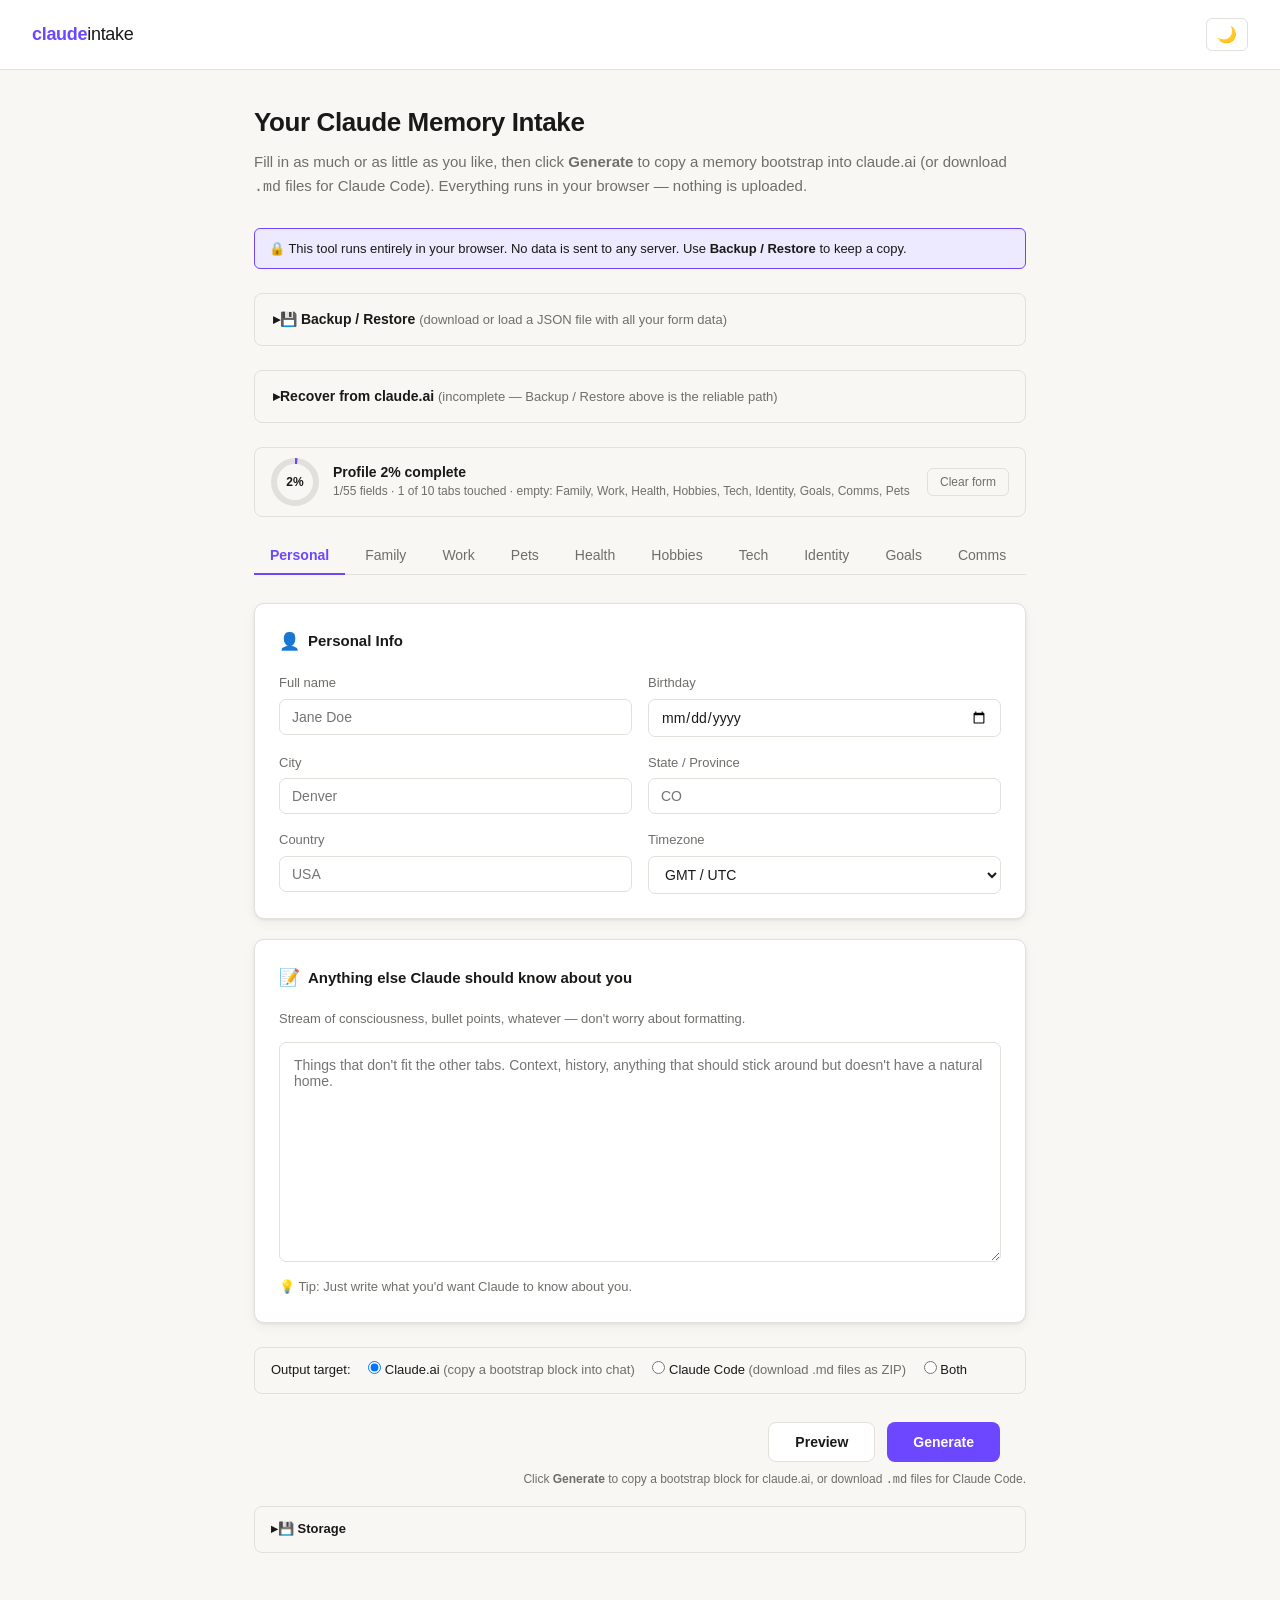
<file: index.html>
<!DOCTYPE html>
<html lang="en">
<head>
  <meta charset="UTF-8" />
  <title>Claude Intake — Standalone</title>
  <meta http-equiv="refresh" content="0; url=standalone.html" />
  <link rel="canonical" href="standalone.html" />
</head>
<body>
  <p>Loading <a href="standalone.html">Claude Intake</a>…</p>
</body>
</html>
</file>
